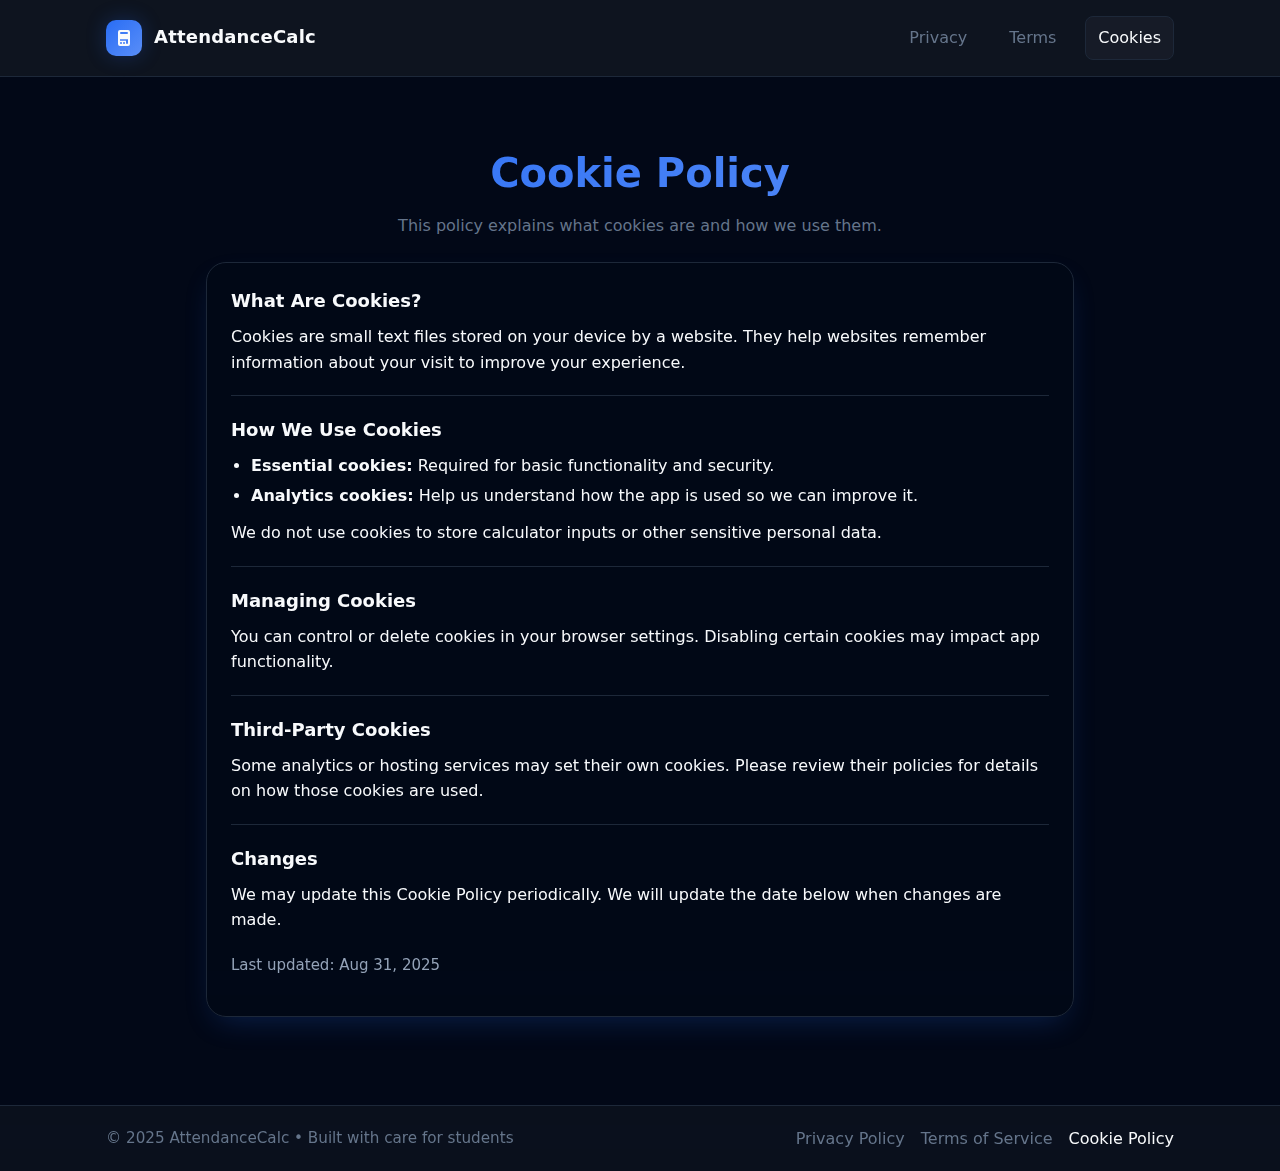
<file: cookie-policy.html>
<!DOCTYPE html>
<html lang="en">
<head>
  <meta charset="UTF-8">
  <meta name="viewport" content="width=device-width, initial-scale=1" />
  <title>Cookie Policy • AttendanceCalc</title>
  <meta name="description" content="Cookie Policy for AttendanceCalc." />
  <link rel="stylesheet" href="policy.css">
</head>
<body>
  <nav class="nav" aria-label="Main">
    <div class="nav-container">
      <a class="nav-brand" href="index.html">
        <span class="nav-icon" aria-hidden="true">
          <svg class="icon" fill="currentColor" viewBox="0 0 20 20" aria-hidden="true">
            <path fill-rule="evenodd" d="M6 2a2 2 0 00-2 2v12a2 2 0 002 2h8a2 2 0 002-2V4a2 2 0 00-2-2H6zm1 2a1 1 0 000 2h6a1 1 0 100-2H7zm6 7a1 1 0 011 1v3a1 1 0 11-2 0v-3a1 1 0 011-1zm-3 3a1 1 0 100 2h.01a1 1 0 100-2H10zm-4 1a1 1 0 011-1h.01a1 1 0 110 2H7a1 1 0 01-1-1zm1-4a1 1 0 100 2h.01a1 1 0 100-2H7zm2 0a1 1 0 100 2h.01a1 1 0 100-2H9zm2 0a1 1 0 100 2h.01a1 1 0 100-2H11z" clip-rule="evenodd"/>
          </svg>
        </span>
        <span class="brand-text">AttendanceCalc</span>
      </a>
      <div class="nav-links">
        <a class="nav-link" href="privacy-policy.html">Privacy</a>
        <a class="nav-link" href="terms-of-service.html">Terms</a>
        <a class="nav-link" href="cookie-policy.html" aria-current="page">Cookies</a>
      </div>
    </div>
  </nav>

  <main class="container" id="content">
    <header class="page-header">
      <h1 class="page-title text-balance">Cookie Policy</h1>
      <p class="page-subtitle text-pretty">This policy explains what cookies are and how we use them.</p>
    </header>

    <article class="policy-card" role="article">
      <section class="policy-section">
        <h2>What Are Cookies?</h2>
        <p>Cookies are small text files stored on your device by a website. They help websites remember information about your visit to improve your experience.</p>
      </section>

      <section class="policy-section">
        <h2>How We Use Cookies</h2>
        <ul>
          <li><strong>Essential cookies:</strong> Required for basic functionality and security.</li>
          <li><strong>Analytics cookies:</strong> Help us understand how the app is used so we can improve it.</li>
        </ul>
        <p>We do not use cookies to store calculator inputs or other sensitive personal data.</p>
      </section>

      <section class="policy-section">
        <h2>Managing Cookies</h2>
        <p>You can control or delete cookies in your browser settings. Disabling certain cookies may impact app functionality.</p>
      </section>

      <section class="policy-section">
        <h2>Third-Party Cookies</h2>
        <p>Some analytics or hosting services may set their own cookies. Please review their policies for details on how those cookies are used.</p>
      </section>

      <section class="policy-section">
        <h2>Changes</h2>
        <p>We may update this Cookie Policy periodically. We will update the date below when changes are made.</p>
      </section>

      <p class="last-updated">Last updated: Aug 31, 2025</p>
    </article>
  </main>

  <footer class="footer" role="contentinfo">
    <div class="footer-container">
      <div class="footer-bottom">
        <div class="footer-copy">© 2025 AttendanceCalc • Built with care for students</div>
        <nav class="footer-legal" aria-label="Legal">
          <a class="footer-link" href="privacy-policy.html">Privacy Policy</a>
          <a class="footer-link" href="terms-of-service.html">Terms of Service</a>
          <a class="footer-link" href="cookie-policy.html" aria-current="page">Cookie Policy</a>
        </nav>
      </div>
    </div>
  </footer>
</body>
</html>
</file>
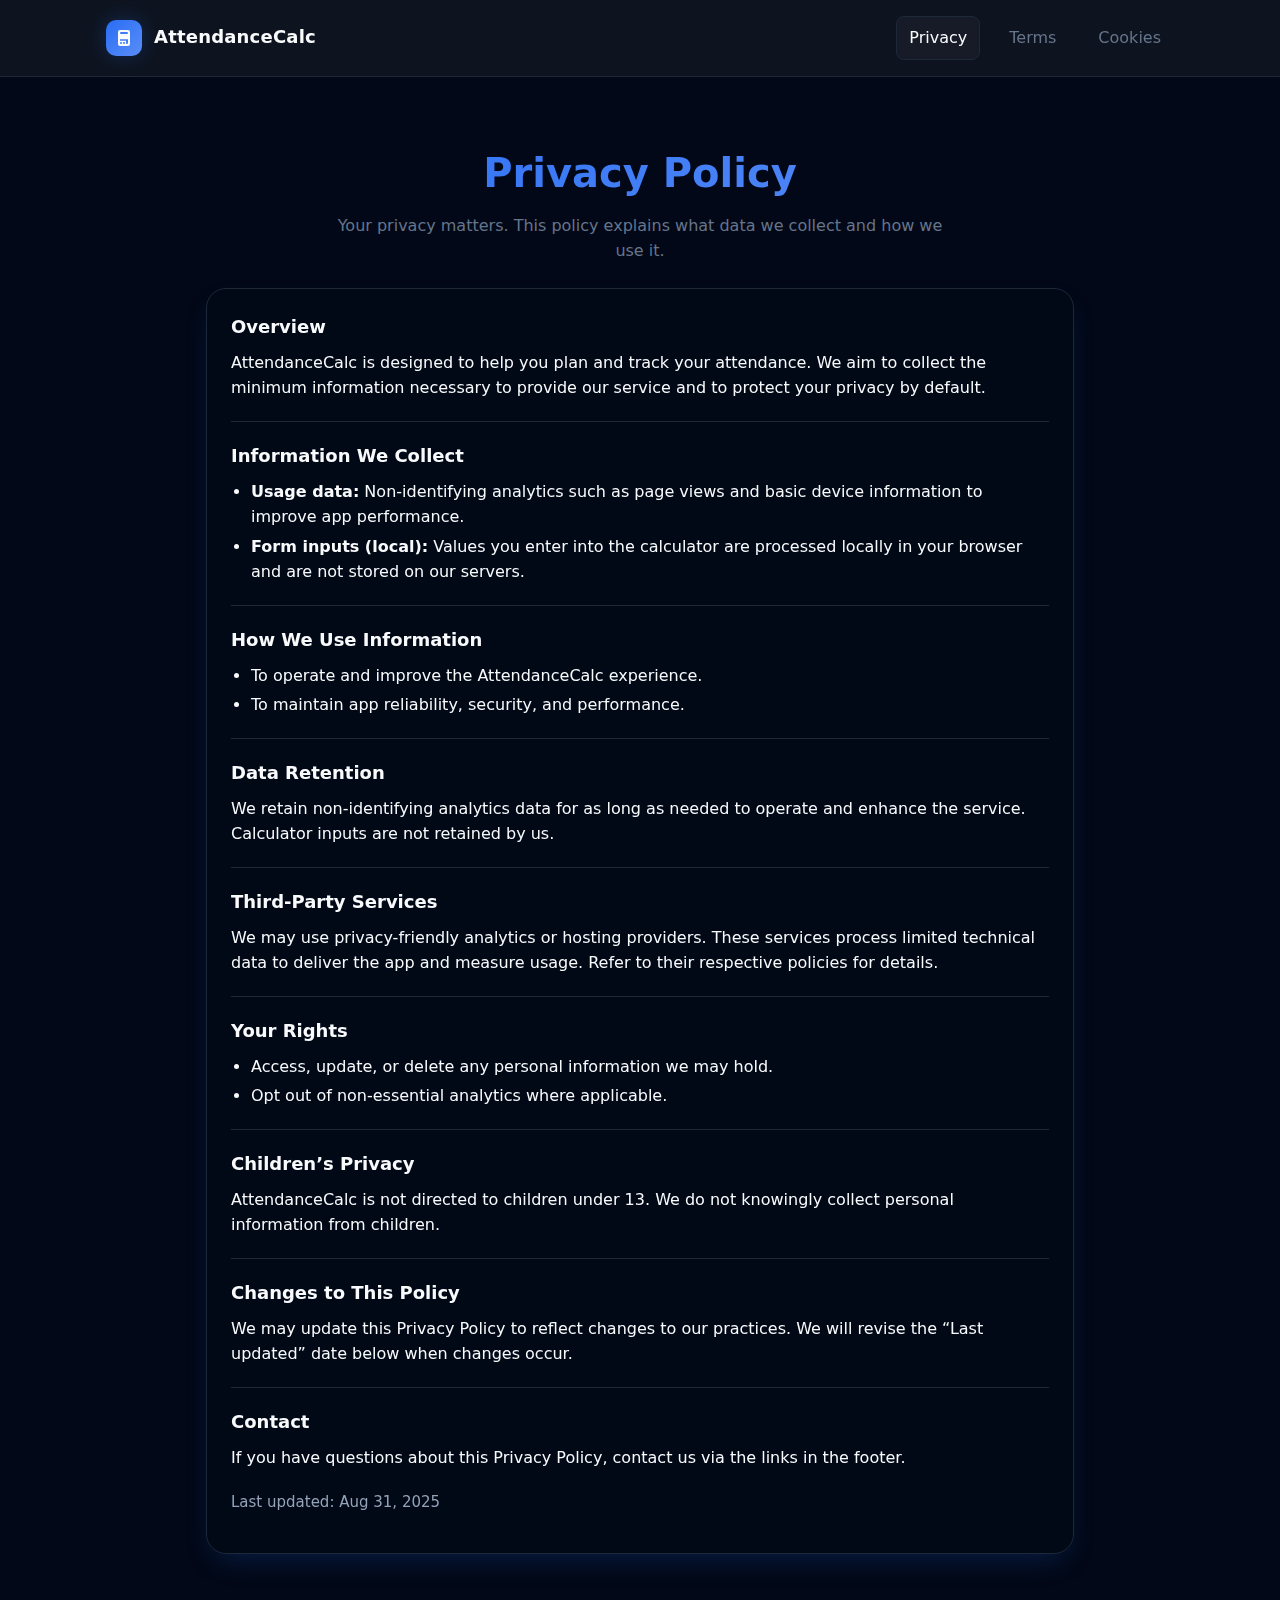
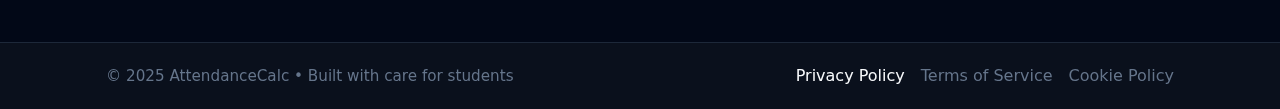
<file: privacy-policy.html>
<!DOCTYPE html>
<html lang="en">
<head>
  <meta charset="UTF-8">
  <meta name="viewport" content="width=device-width, initial-scale=1" />
  <title>Privacy Policy • AttendanceCalc</title>
  <meta name="description" content="Privacy Policy for AttendanceCalc." />
  <link rel="stylesheet" href="policy.css">
</head>
<body>
  <nav class="nav" aria-label="Main">
    <div class="nav-container">
      <a class="nav-brand" href="index.html">
        <span class="nav-icon" aria-hidden="true">
          <svg class="icon" fill="currentColor" viewBox="0 0 20 20" aria-hidden="true">
            <path fill-rule="evenodd" d="M6 2a2 2 0 00-2 2v12a2 2 0 002 2h8a2 2 0 002-2V4a2 2 0 00-2-2H6zm1 2a1 1 0 000 2h6a1 1 0 100-2H7zm6 7a1 1 0 011 1v3a1 1 0 11-2 0v-3a1 1 0 011-1zm-3 3a1 1 0 100 2h.01a1 1 0 100-2H10zm-4 1a1 1 0 011-1h.01a1 1 0 110 2H7a1 1 0 01-1-1zm1-4a1 1 0 100 2h.01a1 1 0 100-2H7zm2 0a1 1 0 100 2h.01a1 1 0 100-2H9zm2 0a1 1 0 100 2h.01a1 1 0 100-2H11z" clip-rule="evenodd"/>
          </svg>
        </span>
        <span class="brand-text">AttendanceCalc</span>
      </a>
      <div class="nav-links">
        <a class="nav-link" href="privacy-policy.html" aria-current="page">Privacy</a>
        <a class="nav-link" href="terms-of-service.html">Terms</a>
        <a class="nav-link" href="cookie-policy.html">Cookies</a>
      </div>
    </div>
  </nav>

  <main class="container" id="content">
    <header class="page-header">
      <h1 class="page-title text-balance">Privacy Policy</h1>
      <p class="page-subtitle text-pretty">Your privacy matters. This policy explains what data we collect and how we use it.</p>
    </header>

    <article class="policy-card" role="article">
      <section class="policy-section">
        <h2>Overview</h2>
        <p>AttendanceCalc is designed to help you plan and track your attendance. We aim to collect the minimum information necessary to provide our service and to protect your privacy by default.</p>
      </section>

      <section class="policy-section">
        <h2>Information We Collect</h2>
        <ul>
          <li><strong>Usage data:</strong> Non-identifying analytics such as page views and basic device information to improve app performance.</li>
          <li><strong>Form inputs (local):</strong> Values you enter into the calculator are processed locally in your browser and are not stored on our servers.</li>
        </ul>
      </section>

      <section class="policy-section">
        <h2>How We Use Information</h2>
        <ul>
          <li>To operate and improve the AttendanceCalc experience.</li>
          <li>To maintain app reliability, security, and performance.</li>
        </ul>
      </section>

      <section class="policy-section">
        <h2>Data Retention</h2>
        <p>We retain non-identifying analytics data for as long as needed to operate and enhance the service. Calculator inputs are not retained by us.</p>
      </section>

      <section class="policy-section">
        <h2>Third-Party Services</h2>
        <p>We may use privacy-friendly analytics or hosting providers. These services process limited technical data to deliver the app and measure usage. Refer to their respective policies for details.</p>
      </section>

      <section class="policy-section">
        <h2>Your Rights</h2>
        <ul>
          <li>Access, update, or delete any personal information we may hold.</li>
          <li>Opt out of non-essential analytics where applicable.</li>
        </ul>
      </section>

      <section class="policy-section">
        <h2>Children’s Privacy</h2>
        <p>AttendanceCalc is not directed to children under 13. We do not knowingly collect personal information from children.</p>
      </section>

      <section class="policy-section">
        <h2>Changes to This Policy</h2>
        <p>We may update this Privacy Policy to reflect changes to our practices. We will revise the “Last updated” date below when changes occur.</p>
      </section>

      <section class="policy-section">
        <h2>Contact</h2>
        <p>If you have questions about this Privacy Policy, contact us via the links in the footer.</p>
      </section>

      <p class="last-updated">Last updated: Aug 31, 2025</p>
    </article>
  </main>

  <footer class="footer" role="contentinfo">
    <div class="footer-container">
      <div class="footer-bottom">
        <div class="footer-copy">© 2025 AttendanceCalc • Built with care for students</div>
        <nav class="footer-legal" aria-label="Legal">
          <a class="footer-link" href="privacy-policy.html" aria-current="page">Privacy Policy</a>
          <a class="footer-link" href="terms-of-service.html">Terms of Service</a>
          <a class="footer-link" href="cookie-policy.html">Cookie Policy</a>
        </nav>
      </div>
    </div>
  </footer>
</body>
</html>
</file>
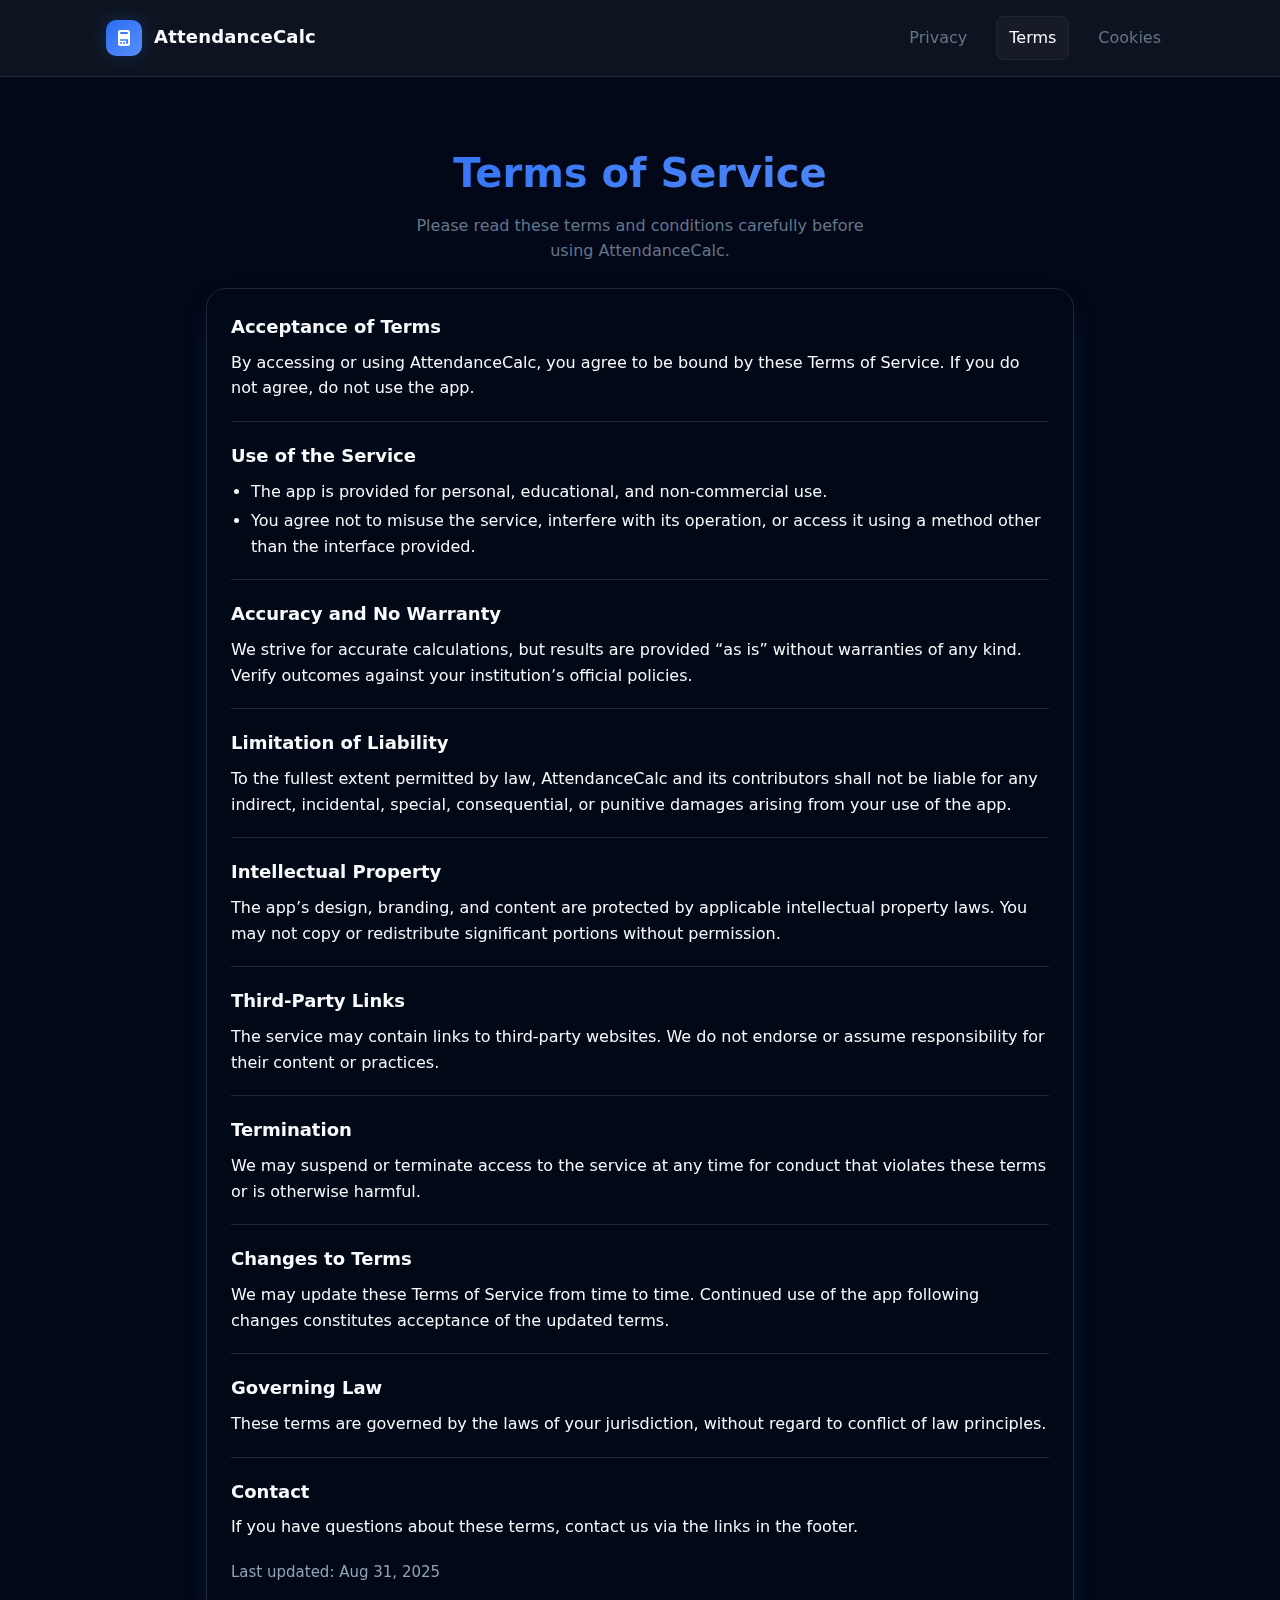
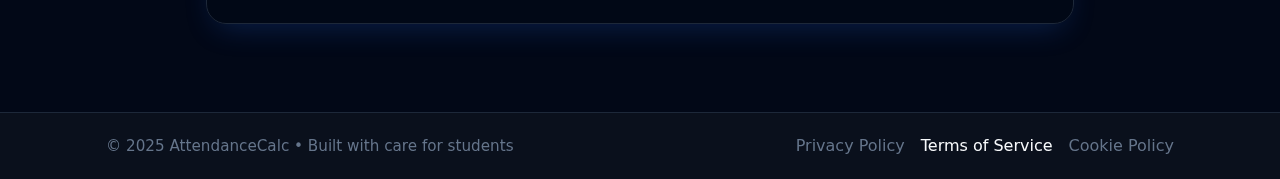
<file: terms-of-service.html>
<!DOCTYPE html>
<html lang="en">
<head>
  <meta charset="UTF-8">
  <meta name="viewport" content="width=device-width, initial-scale=1" />
  <title>Terms of Service • AttendanceCalc</title>
  <meta name="description" content="Terms of Service for AttendanceCalc." />
  <link rel="stylesheet" href="policy.css">
</head>
<body>
  <nav class="nav" aria-label="Main">
    <div class="nav-container">
      <a class="nav-brand" href="index.html">
        <span class="nav-icon" aria-hidden="true">
          <svg class="icon" fill="currentColor" viewBox="0 0 20 20" aria-hidden="true">
            <path fill-rule="evenodd" d="M6 2a2 2 0 00-2 2v12a2 2 0 002 2h8a2 2 0 002-2V4a2 2 0 00-2-2H6zm1 2a1 1 0 000 2h6a1 1 0 100-2H7zm6 7a1 1 0 011 1v3a1 1 0 11-2 0v-3a1 1 0 011-1zm-3 3a1 1 0 100 2h.01a1 1 0 100-2H10zm-4 1a1 1 0 011-1h.01a1 1 0 110 2H7a1 1 0 01-1-1zm1-4a1 1 0 100 2h.01a1 1 0 100-2H7zm2 0a1 1 0 100 2h.01a1 1 0 100-2H9zm2 0a1 1 0 100 2h.01a1 1 0 100-2H11z" clip-rule="evenodd"/>
          </svg>
        </span>
        <span class="brand-text">AttendanceCalc</span>
      </a>
      <div class="nav-links">
        <a class="nav-link" href="privacy-policy.html">Privacy</a>
        <a class="nav-link" href="terms-of-service.html" aria-current="page">Terms</a>
        <a class="nav-link" href="cookie-policy.html">Cookies</a>
      </div>
    </div>
  </nav>

  <main class="container" id="content">
    <header class="page-header">
      <h1 class="page-title text-balance">Terms of Service</h1>
      <p class="page-subtitle text-pretty">Please read these terms and conditions carefully before using AttendanceCalc.</p>
    </header>

    <article class="policy-card" role="article">
      <section class="policy-section">
        <h2>Acceptance of Terms</h2>
        <p>By accessing or using AttendanceCalc, you agree to be bound by these Terms of Service. If you do not agree, do not use the app.</p>
      </section>

      <section class="policy-section">
        <h2>Use of the Service</h2>
        <ul>
          <li>The app is provided for personal, educational, and non-commercial use.</li>
          <li>You agree not to misuse the service, interfere with its operation, or access it using a method other than the interface provided.</li>
        </ul>
      </section>

      <section class="policy-section">
        <h2>Accuracy and No Warranty</h2>
        <p>We strive for accurate calculations, but results are provided “as is” without warranties of any kind. Verify outcomes against your institution’s official policies.</p>
      </section>

      <section class="policy-section">
        <h2>Limitation of Liability</h2>
        <p>To the fullest extent permitted by law, AttendanceCalc and its contributors shall not be liable for any indirect, incidental, special, consequential, or punitive damages arising from your use of the app.</p>
      </section>

      <section class="policy-section">
        <h2>Intellectual Property</h2>
        <p>The app’s design, branding, and content are protected by applicable intellectual property laws. You may not copy or redistribute significant portions without permission.</p>
      </section>

      <section class="policy-section">
        <h2>Third-Party Links</h2>
        <p>The service may contain links to third-party websites. We do not endorse or assume responsibility for their content or practices.</p>
      </section>

      <section class="policy-section">
        <h2>Termination</h2>
        <p>We may suspend or terminate access to the service at any time for conduct that violates these terms or is otherwise harmful.</p>
      </section>

      <section class="policy-section">
        <h2>Changes to Terms</h2>
        <p>We may update these Terms of Service from time to time. Continued use of the app following changes constitutes acceptance of the updated terms.</p>
      </section>

      <section class="policy-section">
        <h2>Governing Law</h2>
        <p>These terms are governed by the laws of your jurisdiction, without regard to conflict of law principles.</p>
      </section>

      <section class="policy-section">
        <h2>Contact</h2>
        <p>If you have questions about these terms, contact us via the links in the footer.</p>
      </section>

      <p class="last-updated">Last updated: Aug 31, 2025</p>
    </article>
  </main>

  <footer class="footer" role="contentinfo">
    <div class="footer-container">
      <div class="footer-bottom">
        <div class="footer-copy">© 2025 AttendanceCalc • Built with care for students</div>
        <nav class="footer-legal" aria-label="Legal">
          <a class="footer-link" href="privacy-policy.html">Privacy Policy</a>
          <a class="footer-link" href="terms-of-service.html" aria-current="page">Terms of Service</a>
          <a class="footer-link" href="cookie-policy.html">Cookie Policy</a>
        </nav>
      </div>
    </div>
  </footer>
</body>
</html>
</file>
<file: policy.css>
/* Theme variables – aligned with your main site */
:root {
  --primary: 220 91% 56%;
  --primary-foreground: 0 0% 100%;
  --accent: 142 76% 36%;
  --accent-foreground: 0 0% 100%;
  --warning: 25 95% 53%;
  --background: 222 84% 5%;
  --background-secondary: 217 32% 10%;
  --background-tertiary: 217 24% 15%;
  --foreground: 210 40% 98%;
  --foreground-secondary: 215 16% 47%;
  --foreground-muted: 215 20% 65%;
  --card: 222 84% 5%;
  --card-foreground: 210 40% 98%;
  --card-border: 217 32% 17%;
  --border: 217 32% 17%;
  --gradient-primary: linear-gradient(135deg, hsl(220 91% 56%), hsl(220 91% 66%));
}

/* Base */
* {
  box-sizing: border-box;
}
html,
body {
  height: 100%;
}
body {
  margin: 0;
  font-family: ui-sans-serif, system-ui, -apple-system, BlinkMacSystemFont, "Segoe UI", Roboto, Arial, sans-serif;
  background: hsl(var(--background));
  color: hsl(var(--foreground));
  line-height: 1.6;
}

/* Utilities */
.text-balance {
  text-wrap: balance;
}
.text-pretty {
  text-wrap: pretty;
}

/* Nav */
.nav {
  background: hsl(var(--background-secondary) / 0.8);
  backdrop-filter: blur(20px);
  border-bottom: 1px solid hsl(var(--border));
  position: sticky;
  top: 0;
  z-index: 50;
}
.nav-container {
  max-width: 1100px;
  margin: 0 auto;
  padding: 1rem;
  display: flex;
  align-items: center;
  justify-content: space-between;
}
.nav-brand {
  display: inline-flex;
  align-items: center;
  gap: 0.75rem;
  color: hsl(var(--foreground));
  text-decoration: none;
  font-weight: 700;
  font-size: 1.125rem;
}
.nav-icon {
  width: 36px;
  height: 36px;
  background: var(--gradient-primary);
  border-radius: 10px;
  display: inline-flex;
  align-items: center;
  justify-content: center;
  box-shadow: 0 0 20px hsl(var(--primary) / 0.25);
}
.icon {
  width: 20px;
  height: 20px;
}
.brand-text {
  letter-spacing: 0.2px;
}

.nav-links {
  display: flex;
  align-items: center;
  gap: 1rem;
}
.nav-link {
  color: hsl(var(--foreground-secondary));
  text-decoration: none;
  padding: 0.5rem 0.75rem;
  border-radius: 8px;
  border: 1px solid transparent;
  transition: color .2s ease, border-color .2s ease, background .2s ease;
}
.nav-link[aria-current="page"] {
  color: hsl(var(--foreground));
  border-color: hsl(var(--card-border));
  background: hsl(var(--background-tertiary) / 0.5);
}
.nav-link:hover {
  color: hsl(var(--foreground));
}

/* Layout */
.container {
  max-width: 900px;
  margin: 0 auto;
  padding: 2rem 1rem 3rem;
}

/* Header */
.page-header {
  text-align: center;
  margin: 2rem 0 1.5rem;
}
.page-title {
  font-size: clamp(1.75rem, 3.5vw, 2.5rem);
  font-weight: 800;
  background: var(--gradient-primary);
  -webkit-background-clip: text;
  background-clip: text;
  -webkit-text-fill-color: transparent;
  margin: 0 0 .5rem 0;
}
.page-subtitle {
  color: hsl(var(--foreground-secondary));
  max-width: 60ch;
  margin: 0 auto;
}

/* Policy Card */
.policy-card {
  background: hsl(var(--card) / 0.7);
  backdrop-filter: blur(20px);
  border: 1px solid hsl(var(--card-border));
  border-radius: 20px;
  padding: 1.5rem;
  box-shadow: 0 12px 30px -10px hsl(var(--primary) / 0.25);
}
.policy-section + .policy-section {
  margin-top: 1.25rem;
  padding-top: 1.25rem;
  border-top: 1px solid hsl(var(--card-border));
}
.policy-section h2 {
  font-size: 1.125rem;
  font-weight: 700;
  margin: 0 0 .5rem 0;
}
.policy-section p {
  margin: 0.25rem 0 0.75rem;
}
.policy-section ul {
  margin: 0.25rem 0 0.75rem 1.25rem;
  padding: 0;
}
.policy-section li {
  margin: 0.25rem 0;
}
.policy-section strong {
  color: hsl(var(--foreground));
}

.last-updated {
  margin-top: 1.25rem;
  color: hsl(var(--foreground-muted));
  font-size: 0.9375rem;
}

/* Footer */
.footer {
  border-top: 1px solid hsl(var(--border));
  background: hsl(var(--background-secondary) / 0.5);
  backdrop-filter: blur(20px);
  margin-top: 2.5rem;
}
.footer-container {
  max-width: 1100px;
  margin: 0 auto;
  padding: 1.25rem 1rem;
}
.footer-bottom {
  display: flex;
  align-items: center;
  justify-content: space-between;
  gap: 1rem;
  flex-wrap: wrap;
}
.footer-copy {
  color: hsl(var(--foreground-secondary));
  font-size: 0.95rem;
}
.footer-legal {
  display: flex;
  gap: 1rem;
}
.footer-link {
  color: hsl(var(--foreground-secondary));
  text-decoration: none;
  transition: color .2s ease;
}
.footer-link[aria-current="page"],
.footer-link:hover {
  color: hsl(var(--foreground));
}

/* Responsive */
@media (max-width: 640px) {
  .nav-links {
    gap: 0.5rem;
  }
  .policy-card {
    padding: 1.125rem;
  }
}
</file>
